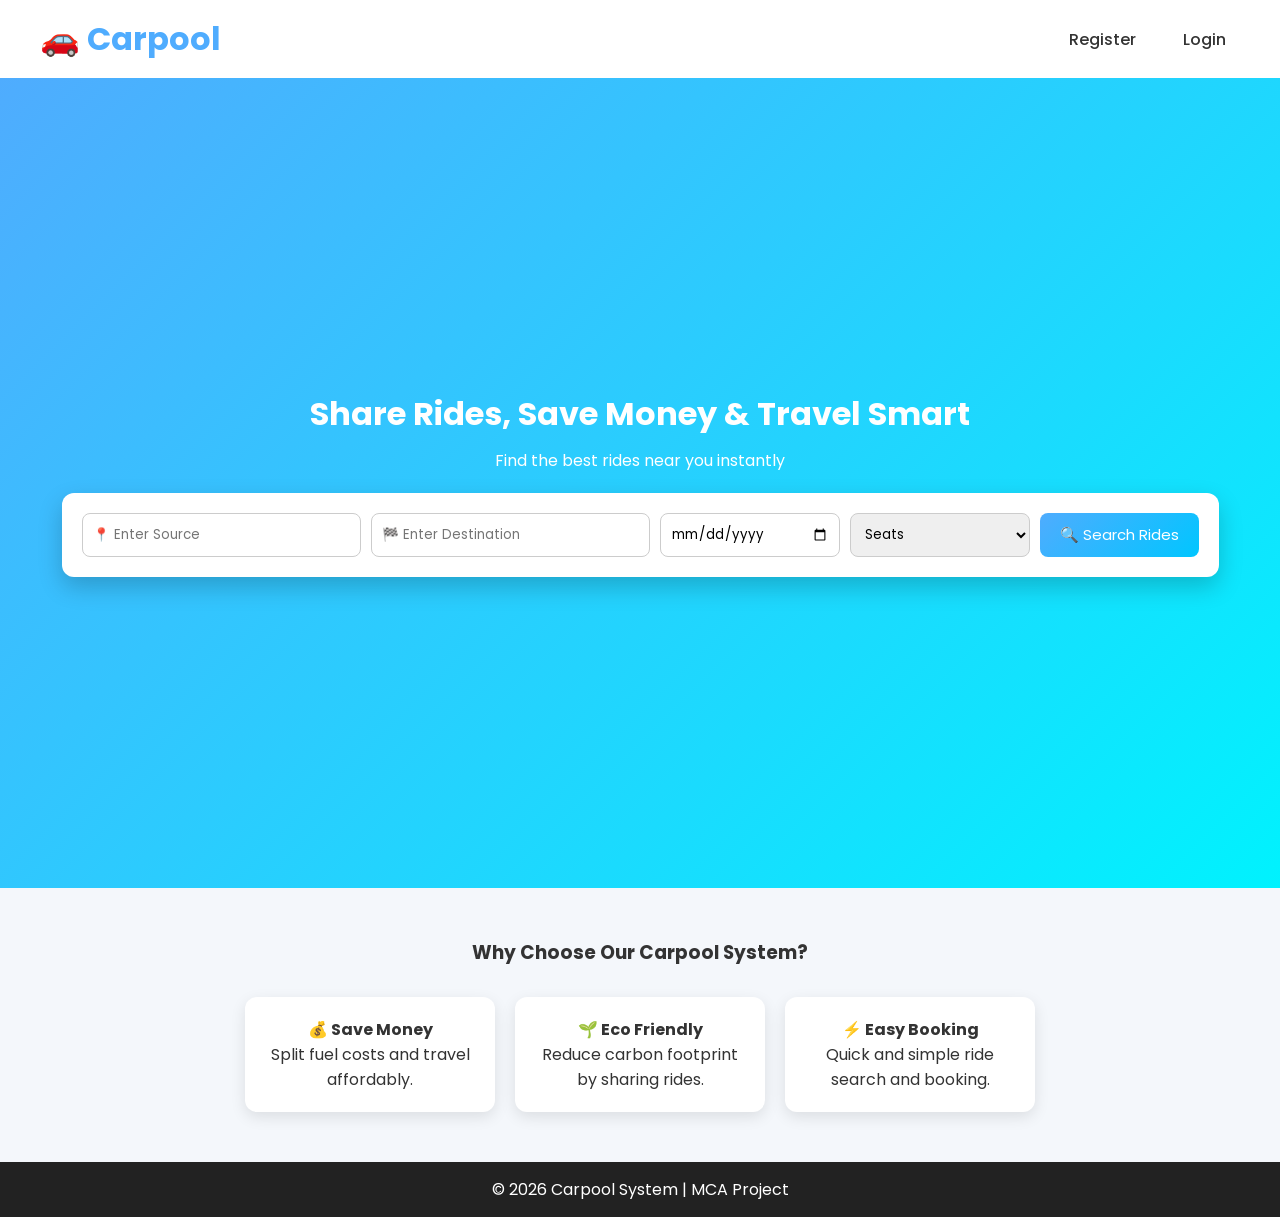
<file: index.html>
<!DOCTYPE html>
<html lang="en">
<head>
    <meta charset="UTF-8">
    <meta name="viewport" content="width=device-width, initial-scale=1.0">
    <title>Carpool System</title>

    <!-- Google Fonts -->
    <link href="https://fonts.googleapis.com/css2?family=Poppins:wght@300;400;600&display=swap" rel="stylesheet">

    <style>
        * {
            margin: 0;
            padding: 0;
            box-sizing: border-box;
            font-family: 'Poppins', sans-serif;
        }

        body {
            background: #f4f7fb;
            color: #333;
        }

        header {
            background: white;
            box-shadow: 0 2px 10px rgba(0,0,0,0.1);
            padding: 15px 40px;
            display: flex;
            justify-content: space-between;
            align-items: center;
        }

        header h1 {
            color: #4facfe;
        }

        nav a {
            margin-left: 15px;
            text-decoration: none;
            color: #333;
            font-weight: 500;
            padding: 8px 14px;
            border-radius: 6px;
            transition: 0.3s;
        }

        nav a:hover {
            background: #4facfe;
            color: white;
        }

        .hero {
            height: 90vh;
            display: flex;
            flex-direction: column;
            justify-content: center;
            align-items: center;
            text-align: center;
            background: linear-gradient(135deg, #4facfe, #00f2fe);
            color: white;
            padding: 20px;
        }

        .hero h2 {
            font-size: 32px;
            margin-bottom: 10px;
        }

        .hero p {
            margin-bottom: 20px;
            font-size: 16px;
        }

        .search-box {
            background: white;
            padding: 20px;
            border-radius: 12px;
            box-shadow: 0 10px 25px rgba(0,0,0,0.2);
            display: flex;
            flex-wrap: wrap;
            gap: 10px;
            justify-content: center;
        }

        .search-box input, .search-box select {
            padding: 10px;
            border: 1px solid #ccc;
            border-radius: 8px;
            min-width: 180px;
        }

        .search-box button {
            padding: 10px 20px;
            border: none;
            border-radius: 8px;
            background: linear-gradient(135deg, #4facfe, #00c6ff);
            color: white;
            font-size: 15px;
            cursor: pointer;
            transition: 0.3s;
        }

        .search-box button:hover {
            transform: translateY(-2px);
            box-shadow: 0 5px 15px rgba(0,0,0,0.2);
        }

        .features {
            padding: 50px 20px;
            text-align: center;
        }

        .features h3 {
            margin-bottom: 30px;
        }

        .feature-cards {
            display: flex;
            justify-content: center;
            gap: 20px;
            flex-wrap: wrap;
        }

        .card {
            background: white;
            padding: 20px;
            border-radius: 12px;
            width: 250px;
            box-shadow: 0 5px 15px rgba(0,0,0,0.1);
            transition: 0.3s;
        }

        .card:hover {
            transform: translateY(-5px);
        }

        footer {
            text-align: center;
            padding: 15px;
            background: #222;
            color: white;
        }
    </style>
</head>

<body>

<header>
    <h1>🚗 Carpool</h1>
    <nav>
        <a href="register.html">Register</a>
        <a href="login.html">Login</a>
    </nav>
</header>

<section class="hero">
    <h2>Share Rides, Save Money & Travel Smart</h2>
    <p>Find the best rides near you instantly</p>

    <form action="view_rides.php" method="GET" class="search-box">
        <input type="text" name="source" placeholder="📍 Enter Source" required>
        <input type="text" name="destination" placeholder="🏁 Enter Destination" required>
        <input type="date" name="date" required>
        <select name="seats">
            <option value="">Seats</option>
            <option>1</option>
            <option>2</option>
            <option>3</option>
            <option>4+</option>
        </select>
        <button type="submit">🔍 Search Rides</button>
    </form>
</section>

<section class="features">
    <h3>Why Choose Our Carpool System?</h3>

    <div class="feature-cards">
        <div class="card">
            <h4>💰 Save Money</h4>
            <p>Split fuel costs and travel affordably.</p>
        </div>

        <div class="card">
            <h4>🌱 Eco Friendly</h4>
            <p>Reduce carbon footprint by sharing rides.</p>
        </div>

        <div class="card">
            <h4>⚡ Easy Booking</h4>
            <p>Quick and simple ride search and booking.</p>
        </div>
    </div>
</section>

<footer>
    <p>&copy; 2026 Carpool System | MCA Project</p>
</footer>

</body>
</html>
</file>
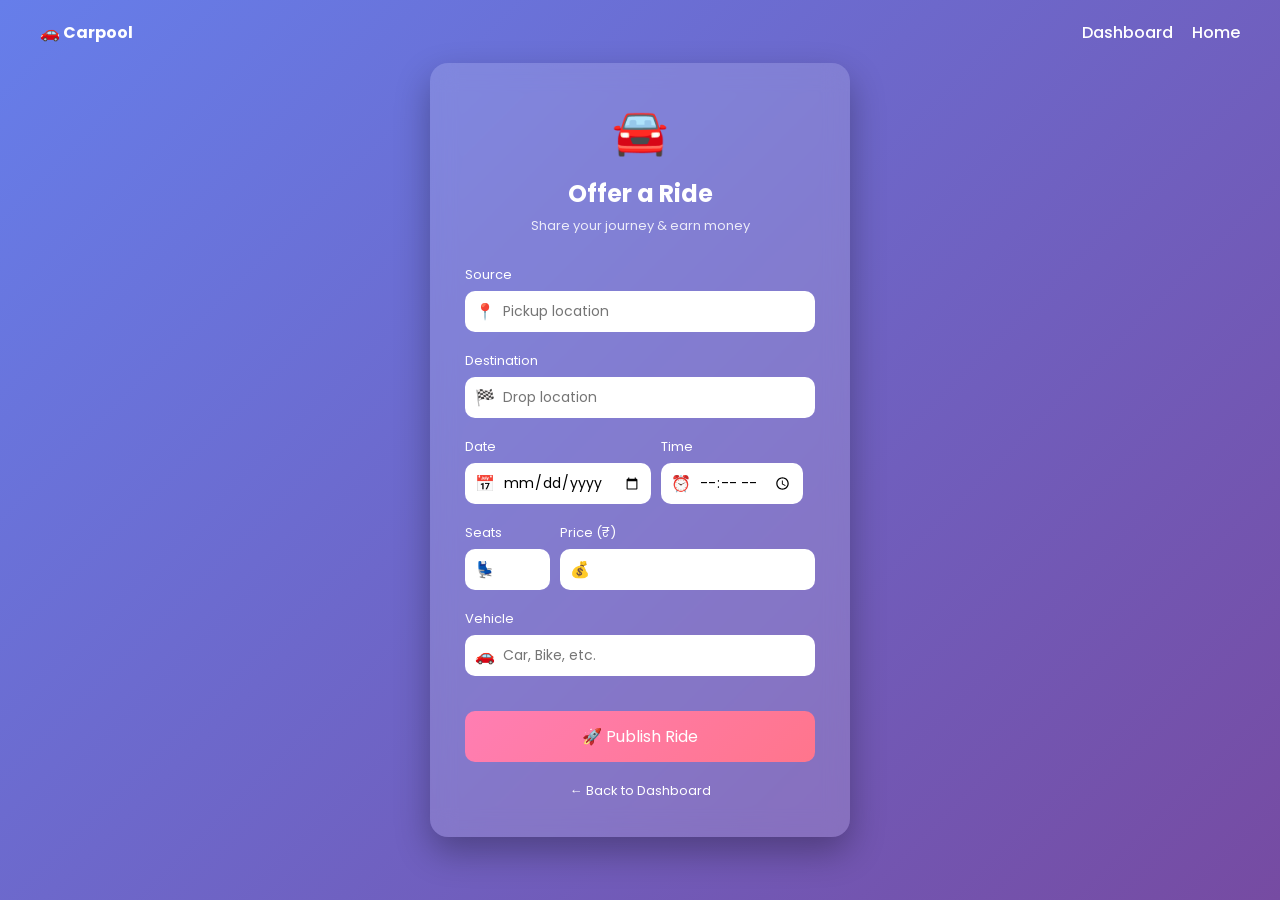
<file: create_ride.html>
<!DOCTYPE html>
<html lang="en">
<head>
<meta charset="UTF-8">
<meta name="viewport" content="width=device-width, initial-scale=1.0">
<title>Offer a Ride | Carpool</title>

<link href="https://fonts.googleapis.com/css2?family=Poppins:wght@300;400;600&display=swap" rel="stylesheet">

<style>
* {
    margin: 0;
    padding: 0;
    box-sizing: border-box;
    font-family: 'Poppins', sans-serif;
}

body {
    min-height: 100vh;
    background: linear-gradient(135deg, #667eea, #764ba2);
    display: flex;
    justify-content: center;
    align-items: center;
}

/* HEADER */
.header {
    position: absolute;
    top: 20px;
    width: 100%;
    display: flex;
    justify-content: space-between;
    padding: 0 40px;
    color: white;
}

.header a {
    color: white;
    text-decoration: none;
    margin-left: 15px;
    font-weight: 500;
}

.header a:hover {
    text-decoration: underline;
}

/* CARD */
.container {
    width: 420px;
    padding: 35px;
    border-radius: 18px;
    backdrop-filter: blur(12px);
    background: rgba(255, 255, 255, 0.15);
    box-shadow: 0 15px 35px rgba(0,0,0,0.3);
    color: white;
    animation: fadeIn 0.7s ease;
}

@keyframes fadeIn {
    from {opacity: 0; transform: translateY(25px);}
    to {opacity: 1; transform: translateY(0);}
}

.logo {
    text-align: center;
    font-size: 45px;
    margin-bottom: 10px;
}

h2 {
    text-align: center;
    margin-bottom: 5px;
}

.subtitle {
    text-align: center;
    font-size: 13px;
    opacity: 0.85;
    margin-bottom: 25px;
}

/* INPUTS */
.input-group {
    margin-bottom: 15px;
}

label {
    font-size: 13px;
}

.input-box {
    display: flex;
    align-items: center;
    background: white;
    border-radius: 10px;
    padding: 8px 10px;
    margin-top: 5px;
}

.input-box span {
    margin-right: 8px;
}

input {
    border: none;
    outline: none;
    width: 100%;
    font-size: 14px;
}

/* ROW */
.row {
    display: flex;
    gap: 10px;
}

/* BUTTON */
button {
    width: 100%;
    padding: 13px;
    margin-top: 20px;
    border: none;
    border-radius: 10px;
    background: linear-gradient(135deg, #ff7eb3, #ff758c);
    color: white;
    font-size: 16px;
    cursor: pointer;
    transition: 0.3s;
}

button:hover {
    transform: translateY(-2px);
    box-shadow: 0 5px 15px rgba(0,0,0,0.3);
}

/* FOOTER */
.extra {
    margin-top: 15px;
    text-align: center;
}

.extra a {
    color: #fff;
    font-size: 13px;
    text-decoration: none;
}

.extra a:hover {
    text-decoration: underline;
}

/* MOBILE */
@media (max-width: 480px) {
    .container {
        width: 90%;
    }

    .row {
        flex-direction: column;
    }
}
</style>
</head>

<body>

<div class="header">
    <div><strong>🚗 Carpool</strong></div>
    <div>
        <a href="dashboard.php">Dashboard</a>
        <a href="index.html">Home</a>
    </div>
</div>

<div class="container">

    <div class="logo">🚘</div>
    <h2>Offer a Ride</h2>
    <div class="subtitle">Share your journey & earn money</div>

    <form action="create_ride.php" method="POST">

        <div class="input-group">
            <label>Source</label>
            <div class="input-box">
                <span>📍</span>
                <input type="text" name="source" placeholder="Pickup location" required>
            </div>
        </div>

        <div class="input-group">
            <label>Destination</label>
            <div class="input-box">
                <span>🏁</span>
                <input type="text" name="destination" placeholder="Drop location" required>
            </div>
        </div>

        <div class="row">
            <div class="input-group">
                <label>Date</label>
                <div class="input-box">
                    <span>📅</span>
                    <input type="date" name="date" required>
                </div>
            </div>

            <div class="input-group">
                <label>Time</label>
                <div class="input-box">
                    <span>⏰</span>
                    <input type="time" name="time" required>
                </div>
            </div>
        </div>

        <div class="row">
            <div class="input-group">
                <label>Seats</label>
                <div class="input-box">
                    <span>💺</span>
                    <input type="number" name="seats" min="1" max="6" required>
                </div>
            </div>

            <div class="input-group">
                <label>Price (₹)</label>
                <div class="input-box">
                    <span>💰</span>
                    <input type="number" name="price" min="0" required>
                </div>
            </div>
        </div>

        <div class="input-group">
            <label>Vehicle</label>
            <div class="input-box">
                <span>🚗</span>
                <input type="text" name="vehicle" placeholder="Car, Bike, etc.">
            </div>
        </div>

        <button type="submit">🚀 Publish Ride</button>
    </form>

    <div class="extra">
        <a href="dashboard.php">← Back to Dashboard</a>
    </div>

</div>

</body>
</html>
</file>
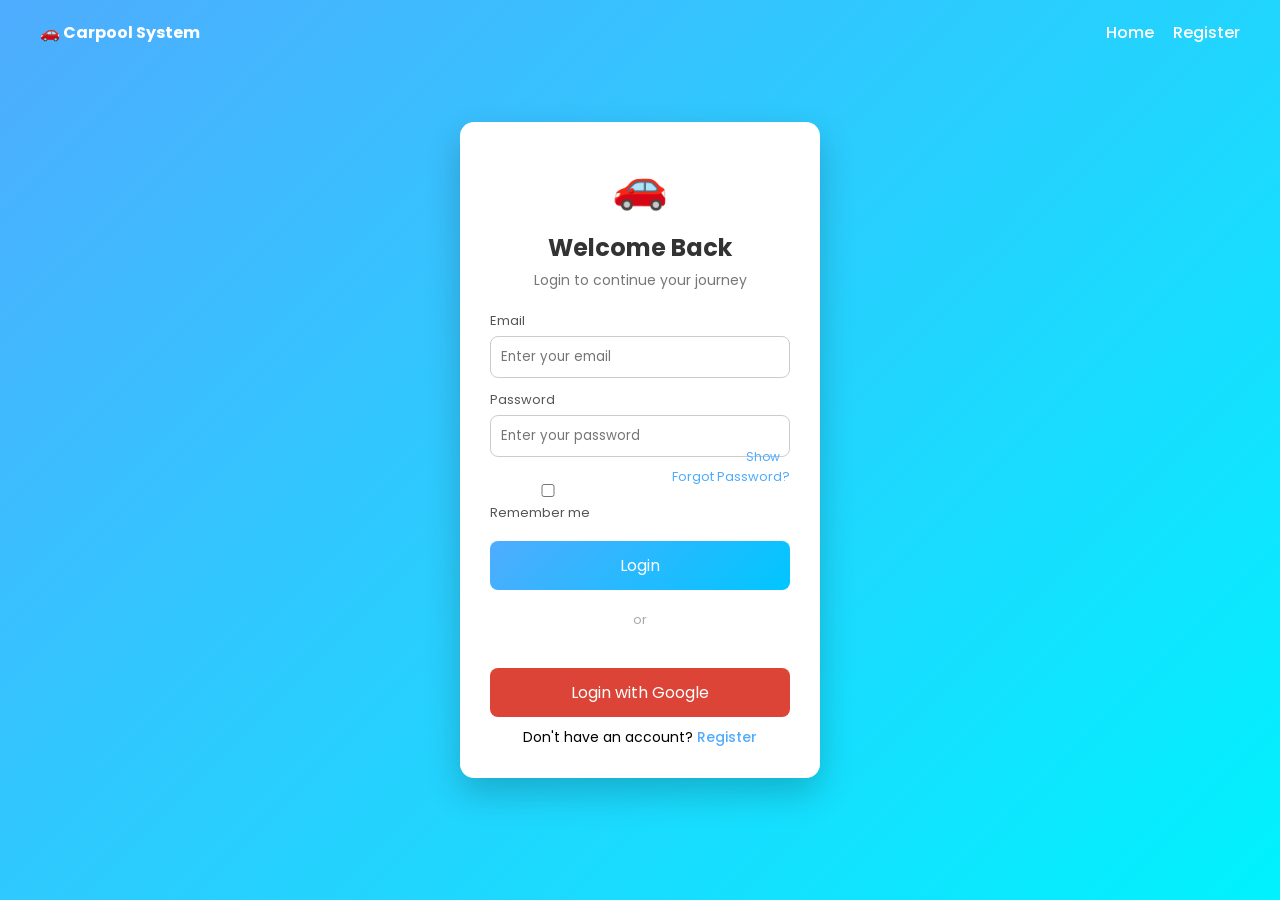
<file: login.html>
<!DOCTYPE html>
<html lang="en">
<head>
    <meta charset="UTF-8">
    <meta name="viewport" content="width=device-width, initial-scale=1.0">
    <title>Login | Carpool System</title>

    <!-- Google Font -->
    <link href="https://fonts.googleapis.com/css2?family=Poppins:wght@300;400;600&display=swap" rel="stylesheet">

    <style>
        * {
            margin: 0;
            padding: 0;
            box-sizing: border-box;
            font-family: 'Poppins', sans-serif;
        }

        body {
            height: 100vh;
            display: flex;
            justify-content: center;
            align-items: center;
            background: linear-gradient(135deg, #4facfe, #00f2fe);
        }

        .header {
            position: absolute;
            top: 20px;
            left: 0;
            width: 100%;
            display: flex;
            justify-content: space-between;
            padding: 0 40px;
            color: white;
        }

        .header a {
            color: white;
            margin-left: 15px;
            text-decoration: none;
            font-weight: 500;
            transition: 0.3s;
        }

        .header a:hover {
            text-decoration: underline;
        }

        .container {
            width: 360px;
            background: #fff;
            padding: 30px;
            border-radius: 14px;
            box-shadow: 0 15px 35px rgba(0,0,0,0.2);
            text-align: center;
            animation: fadeIn 0.8s ease-in-out;
        }

        @keyframes fadeIn {
            from { opacity: 0; transform: translateY(20px); }
            to { opacity: 1; transform: translateY(0); }
        }

        .logo {
            font-size: 45px;
            margin-bottom: 10px;
        }

        h2 {
            margin-bottom: 5px;
            color: #333;
        }

        .subtitle {
            font-size: 14px;
            color: #777;
            margin-bottom: 20px;
        }

        label {
            display: block;
            text-align: left;
            margin-top: 12px;
            font-size: 13px;
            color: #555;
        }

        input {
            width: 100%;
            padding: 10px;
            margin-top: 5px;
            border: 1px solid #ccc;
            border-radius: 8px;
            transition: 0.3s;
        }

        input:focus {
            border-color: #4facfe;
            outline: none;
            box-shadow: 0 0 6px rgba(79,172,254,0.4);
        }

        .password-wrapper {
            position: relative;
        }

        .toggle-password {
            position: absolute;
            right: 10px;
            top: 38px;
            cursor: pointer;
            font-size: 12px;
            color: #4facfe;
        }

        .options {
            display: flex;
            justify-content: space-between;
            margin-top: 10px;
            font-size: 13px;
        }

        .options a {
            color: #4facfe;
            text-decoration: none;
        }

        button {
            width: 100%;
            padding: 12px;
            margin-top: 18px;
            background: linear-gradient(135deg, #4facfe, #00c6ff);
            border: none;
            border-radius: 8px;
            color: white;
            font-size: 16px;
            cursor: pointer;
            transition: 0.3s;
        }

        button:hover {
            transform: translateY(-2px);
            box-shadow: 0 5px 15px rgba(0,0,0,0.2);
        }

        .divider {
            margin: 20px 0;
            font-size: 13px;
            color: #aaa;
        }

        .extra {
            margin-top: 10px;
            font-size: 14px;
        }

        .extra a {
            color: #4facfe;
            text-decoration: none;
            font-weight: 500;
        }

        .extra a:hover {
            text-decoration: underline;
        }
    </style>
</head>

<body>

<div class="header">
    <div><strong>🚗 Carpool System</strong></div>
    <div>
        <a href="index.html">Home</a>
        <a href="register.html">Register</a>
    </div>
</div>

<div class="container">
    <div class="logo">🚗</div>
    <h2>Welcome Back</h2>
    <div class="subtitle">Login to continue your journey</div>

    <form action="login.php" method="POST">
        <label>Email</label>
        <input type="email" name="email" placeholder="Enter your email" required>

        <label>Password</label>
        <div class="password-wrapper">
            <input type="password" id="password" name="password" placeholder="Enter your password" required>
            <span class="toggle-password" onclick="togglePassword()">Show</span>
        </div>

        <div class="options">
            <label><input type="checkbox"> Remember me</label>
            <a href="#">Forgot Password?</a>
        </div>

        <button type="submit">Login</button>
    </form>

    <div class="divider">or</div>

    <button style="background:#db4437">Login with Google</button>

    <div class="extra">
        <p>Don't have an account? <a href="register.html">Register</a></p>
    </div>
</div>

<script>
function togglePassword() {
    const pwd = document.getElementById('password');
    pwd.type = pwd.type === 'password' ? 'text' : 'password';
}
</script>

</body>
</html>
</file>
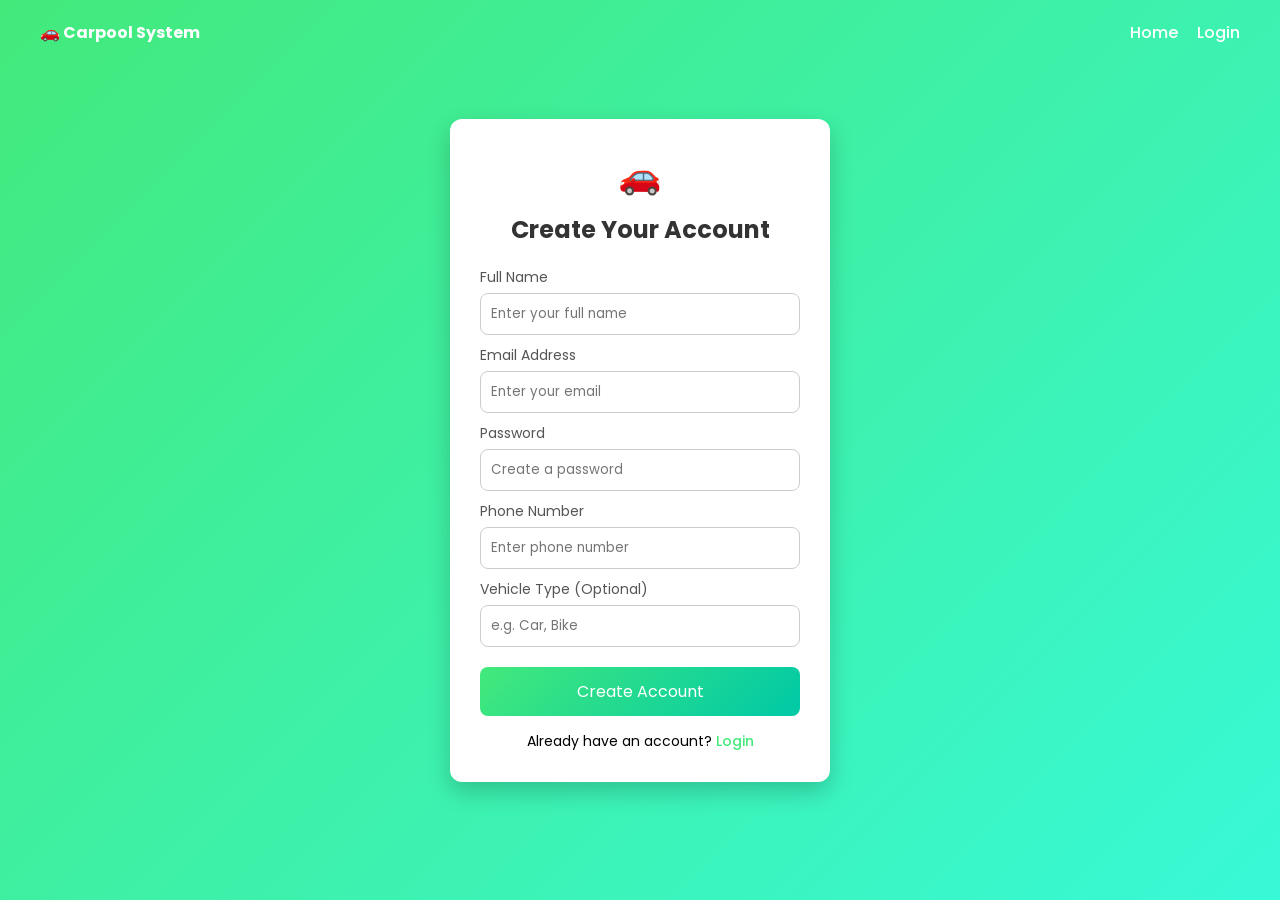
<file: register.html>
<!DOCTYPE html>
<html lang="en">
<head>
    <meta charset="UTF-8">
    <meta name="viewport" content="width=device-width, initial-scale=1.0">
    <title>Register | Carpool System</title>

    <!-- Google Font -->
    <link href="https://fonts.googleapis.com/css2?family=Poppins:wght@300;400;600&display=swap" rel="stylesheet">

    <style>
        * {
            margin: 0;
            padding: 0;
            box-sizing: border-box;
            font-family: 'Poppins', sans-serif;
        }

        body {
            height: 100vh;
            background: linear-gradient(135deg, #43e97b, #38f9d7);
            display: flex;
            justify-content: center;
            align-items: center;
        }

        .header {
            position: absolute;
            top: 20px;
            left: 0;
            width: 100%;
            display: flex;
            justify-content: space-between;
            padding: 0 40px;
            color: white;
        }

        .header a {
            color: white;
            text-decoration: none;
            margin-left: 15px;
            font-weight: 500;
        }

        .header a:hover {
            text-decoration: underline;
        }

        .container {
            width: 380px;
            background: white;
            padding: 30px;
            border-radius: 12px;
            box-shadow: 0 10px 25px rgba(0,0,0,0.2);
            text-align: center;
            animation: fadeIn 0.8s ease-in-out;
        }

        @keyframes fadeIn {
            from { opacity: 0; transform: translateY(20px); }
            to { opacity: 1; transform: translateY(0); }
        }

        .logo {
            font-size: 35px;
            margin-bottom: 10px;
        }

        h2 {
            margin-bottom: 20px;
            color: #333;
        }

        label {
            display: block;
            text-align: left;
            margin-top: 10px;
            font-size: 14px;
            color: #555;
        }

        input {
            width: 100%;
            padding: 10px;
            margin-top: 5px;
            border: 1px solid #ccc;
            border-radius: 8px;
            transition: 0.3s;
        }

        input:focus {
            border-color: #43e97b;
            outline: none;
            box-shadow: 0 0 5px rgba(67,233,123,0.5);
        }

        button {
            width: 100%;
            padding: 12px;
            margin-top: 20px;
            background: linear-gradient(135deg, #43e97b, #00c9a7);
            border: none;
            border-radius: 8px;
            color: white;
            font-size: 16px;
            cursor: pointer;
            transition: 0.3s;
        }

        button:hover {
            transform: translateY(-2px);
            box-shadow: 0 5px 15px rgba(0,0,0,0.2);
        }

        .extra {
            margin-top: 15px;
            font-size: 14px;
        }

        .extra a {
            color: #43e97b;
            text-decoration: none;
            font-weight: 500;
        }

        .extra a:hover {
            text-decoration: underline;
        }
    </style>
</head>

<body>

<div class="header">
    <div><strong>🚗 Carpool System</strong></div>
    <div>
        <a href="index.html">Home</a>
        <a href="login.html">Login</a>
    </div>
</div>

<div class="container">
    <div class="logo">🚗</div>
    <h2>Create Your Account</h2>

    <form action="register.php" method="POST">
        <label>Full Name</label>
        <input type="text" name="name" placeholder="Enter your full name" required>

        <label>Email Address</label>
        <input type="email" name="email" placeholder="Enter your email" required>

        <label>Password</label>
        <input type="password" name="password" placeholder="Create a password" required>

        <label>Phone Number</label>
        <input type="tel" name="phone" placeholder="Enter phone number" required>

        <label>Vehicle Type (Optional)</label>
        <input type="text" name="vehicle" placeholder="e.g. Car, Bike">

        <button type="submit">Create Account</button>
    </form>

    <div class="extra">
        <p>Already have an account? <a href="login.html">Login</a></p>
    </div>
</div>

</body>
</html>
</file>
